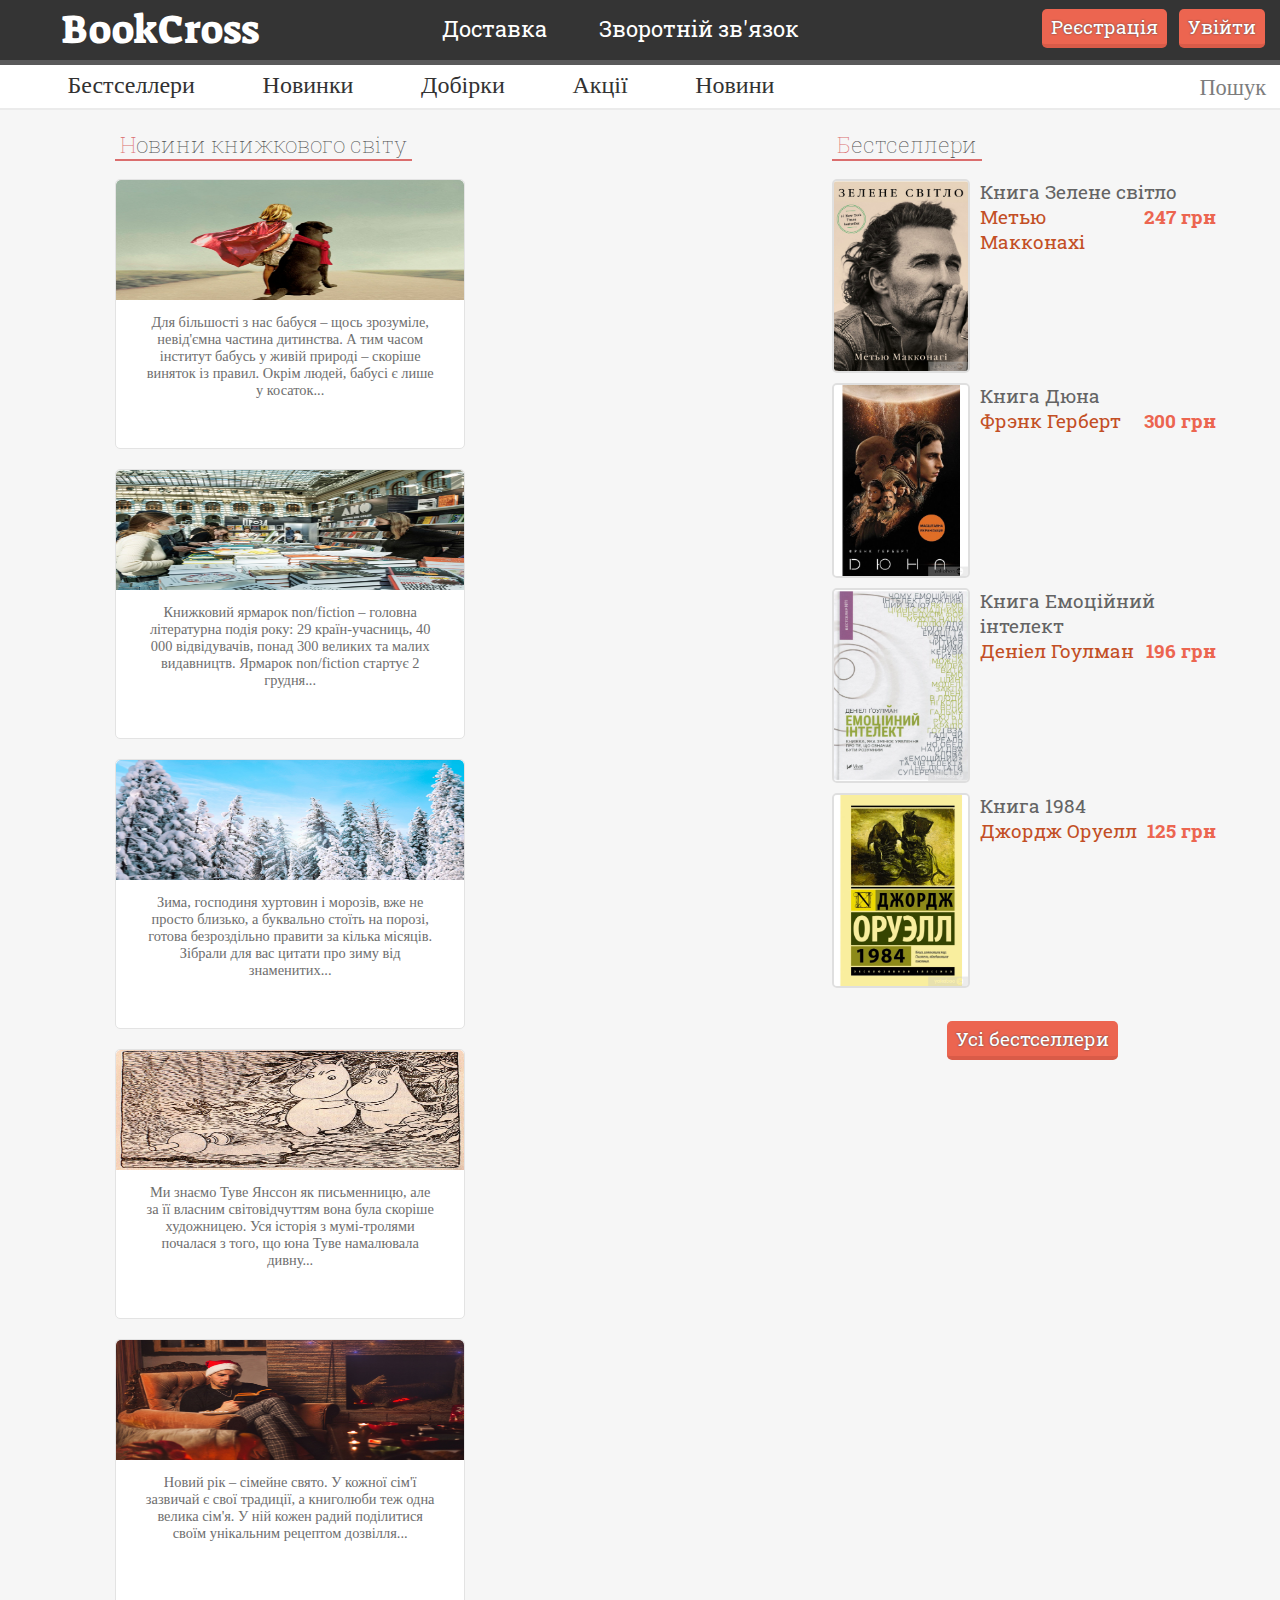
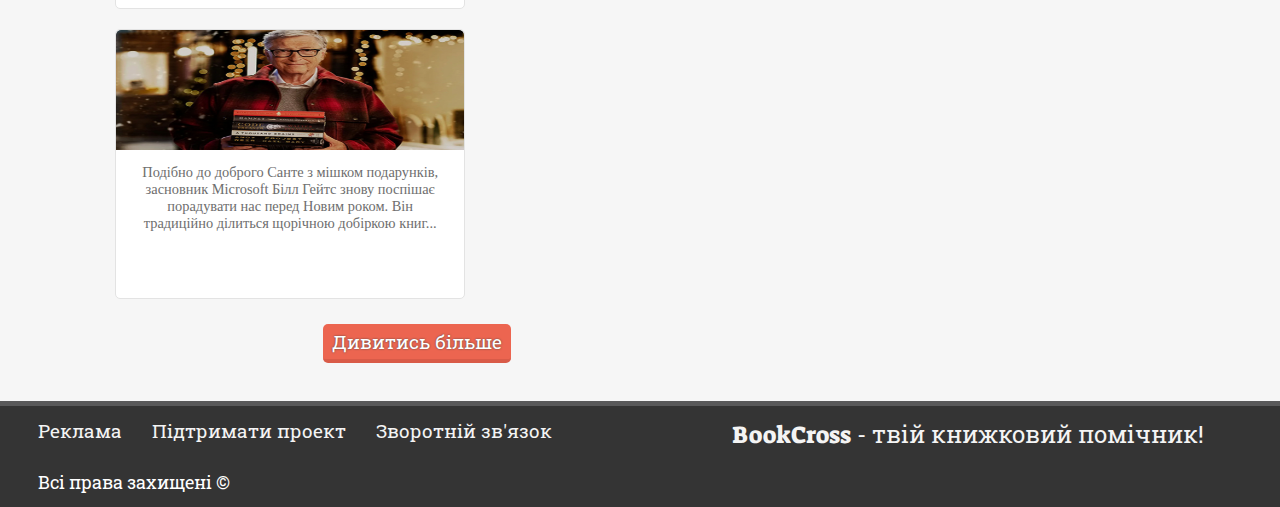
<file: www/index.html>
<!DOCTYPE html>
<html>
<head>
	<meta charset="utf-8">
	<title>BookCross</title>
	<link rel="stylesheet" href="css/main.css" type="text/css" charset="utf-8">
	<link rel="stylesheet" href="css/aside.css" type="text/css" charset="utf-8">
</head>
<body>
	<div id="wrapper">
		<div id="content">
			<header>
				<div id="logo">
					<a href="index.html">
						<span>BookCross</span>
					</a>
				</div>
				<div id="about">
					<a href="#">Доставка</a>
					<a href="contacts.html">Зворотній зв'язок</a>
				</div>
				<div id="reg_auth">
					<a href="#">
						<div class="btn">
							Увійти
						</div>
					</a>
					<a href="#">
						<div class="btn">
							Реєстрація
						</div>
					</a>		
				</div>
			</header>
			<nav>
				<div id="hideMenu">
					<a href="bestsellers.html">Бестселлери</a>				
					<a href="#">Новинки</a>
					<a href="#">Добірки</a>
					<a href="#">Акції</a>
					<a href="news.html">Новини</a>
				</div>
				<div id="search">
					<span>Пошук</span>
					<i class="fa fa-search" aria-hidden="true"></i>		
				</div>		
			</nav>
			<div id="search_field"></div>

			<div id="main">
				<div id="news">					
					<h1 class="heading">Новини книжкового світу</h1>
					<div style="clear: both"><br></div>
					<a href="news.html">
						<div class="article">
							<img src="img/w816-crop-stretch-ab28ecee.jpg">
							<span>Для більшості з нас бабуся – щось зрозуміле, невід'ємна частина дитинства. А  тим часом інститут бабусь у живій природі  – скоріше виняток із правил. Окрім людей, бабусі є лише у косаток...</span>	
						</div>
					</a>
					<div class="article">
						<img src="img/w816-crop-stretch-6366614c.jpg">
						<span>Книжковий ярмарок non/fiction – головна літературна подія року: 29  країн-учасниць, 40  000  відвідувачів, понад 300  великих та малих видавництв. Ярмарок non/fiction стартує 2  грудня...</span>	
					</div>
					<div class="article">
						<img src="img/w816-crop-stretch-cf751d2f.jpg">
						<span>Зима, господиня хуртовин і морозів, вже не просто близько, а буквально стоїть на порозі, готова безроздільно правити за кілька місяців. Зібрали для вас цитати про зиму від знаменитих...</span>	
					</div>
					<div class="article">
						<img src="img/w816-crop-stretch-0192a299.jpg">
						<span>Ми знаємо Туве Янссон як письменницю, але за її власним світовідчуттям вона була скоріше художницею. Уся історія з мумі-тролями почалася з того, що юна Туве намалювала дивну...</span>	
					</div>
					<div class="article">
						<img src="img/w816-crop-stretch-fc115c95.jpg">
						<span>Новий рік – сімейне свято. У  кожної сім'ї зазвичай є свої традиції, а книголюби теж одна велика сім'я. У  ній кожен радий поділитися своїм унікальним рецептом дозвілля...</span>	
					</div>
					<div class="article">
						<img src="img/w816-crop-stretch-1663dcf4.jpg">
						<span>Подібно до доброго Санте з мішком подарунків, засновник Microsoft Білл Гейтс знову поспішає порадувати нас перед Новим роком. Він традиційно ділиться щорічною добіркою книг... </span>	
					</div>
					
					<a href="#">
						<div class="btn">
							Дивитись більше
						</div>
					</a>
				</div>
			</div>
			
			<aside>
				<div id="bestsellers">
					<h2 class="heading">Бестселлери</h2>
					<div style="clear: both"><br></div>
					<div class="bestseller">
						<a href="#">
							<img src="img/books/80e1685978d971ca0cb2d34339bd437e.jpg" alt="" title="">
							<span class="title_bestseller">Книга Зелене світло</span>
						</a><br>
						<span>247 грн</span>
						<a href="#"><span>Метью Макконахі</span></a>
					</div>
					<div class="bestseller">
						<a href="">
							<img src="img/books/44778_67819_1.jpg" alt="" title="">
							<span class="title_bestseller">Книга Дюна</span>
						</a><br>
						<span>300 грн</span>
						<a href=""><span>Фрэнк Герберт</span></a>
					</div>
					<div class="bestseller">
						<a href="">
							<img src="img/books/img651_cr_3.png" alt="" title="">
							<span class="title_bestseller">Книга Емоційний інтелект</span>
						</a><br>
						<span>196 грн</span>
						<a href=""><span>Деніел Гоулман</span></a>
					</div>
					<div class="bestseller">
						<a href="">
							<img src="img/books/cover1__w600_1__120.jpg" alt="" title="">
							<span class="title_bestseller">Книга 1984</span>
						</a><br>
						<span>125 грн</span>
						<a href=""><span>Джордж Оруелл</span></a>
					</div>
					<div style="clear: both"><br></div>
					<a href="#">
						<div class="btn">
							Усі бестселлери
						</div>
					</a>
				</div>
			</aside>
			<div style="clear: both"><br></div>
		</div>
		<footer>
			<div id="site_name">
				<span>BookCross</span> - твій книжковий помічник!
			</div>
			<div id="clear"></div>
			<div id="footer_menu">
				<a href="#">Реклама</a>
				<a href="#">Підтримати проект</a>
				<a href="contacts.html">Зворотній зв'язок</a>
			</div>
			<div style="clear: both"></div>
			<div id="rights">
				<a href="#">Всі права захищені &copy; <?=date ('Y')?></a>
			</div>
		</footer>
	</div>
<script src="https://ajax.googleapis.com/ajax/libs/jquery/3.1.0/jquery.min.js"></script>
<script>
$(document).scroll (function () {
	if ($(document).width () > 785) {
		if ($(document).scrollTop () > $('header').height () + 10) {
			$('nav').addClass ('fixed');
		} else {
			$('nav').removeClass ('fixed');
		}
	}
});

var width = $(window).width ();
$(window).resize (function () {
	if ($(this).width () != width) {
		width = $(this).width ();
		$('#mobileMenu').hide ();
		$('nav').removeClass ('fixed');
	}
});
</script>
</body>
</html>
</file>
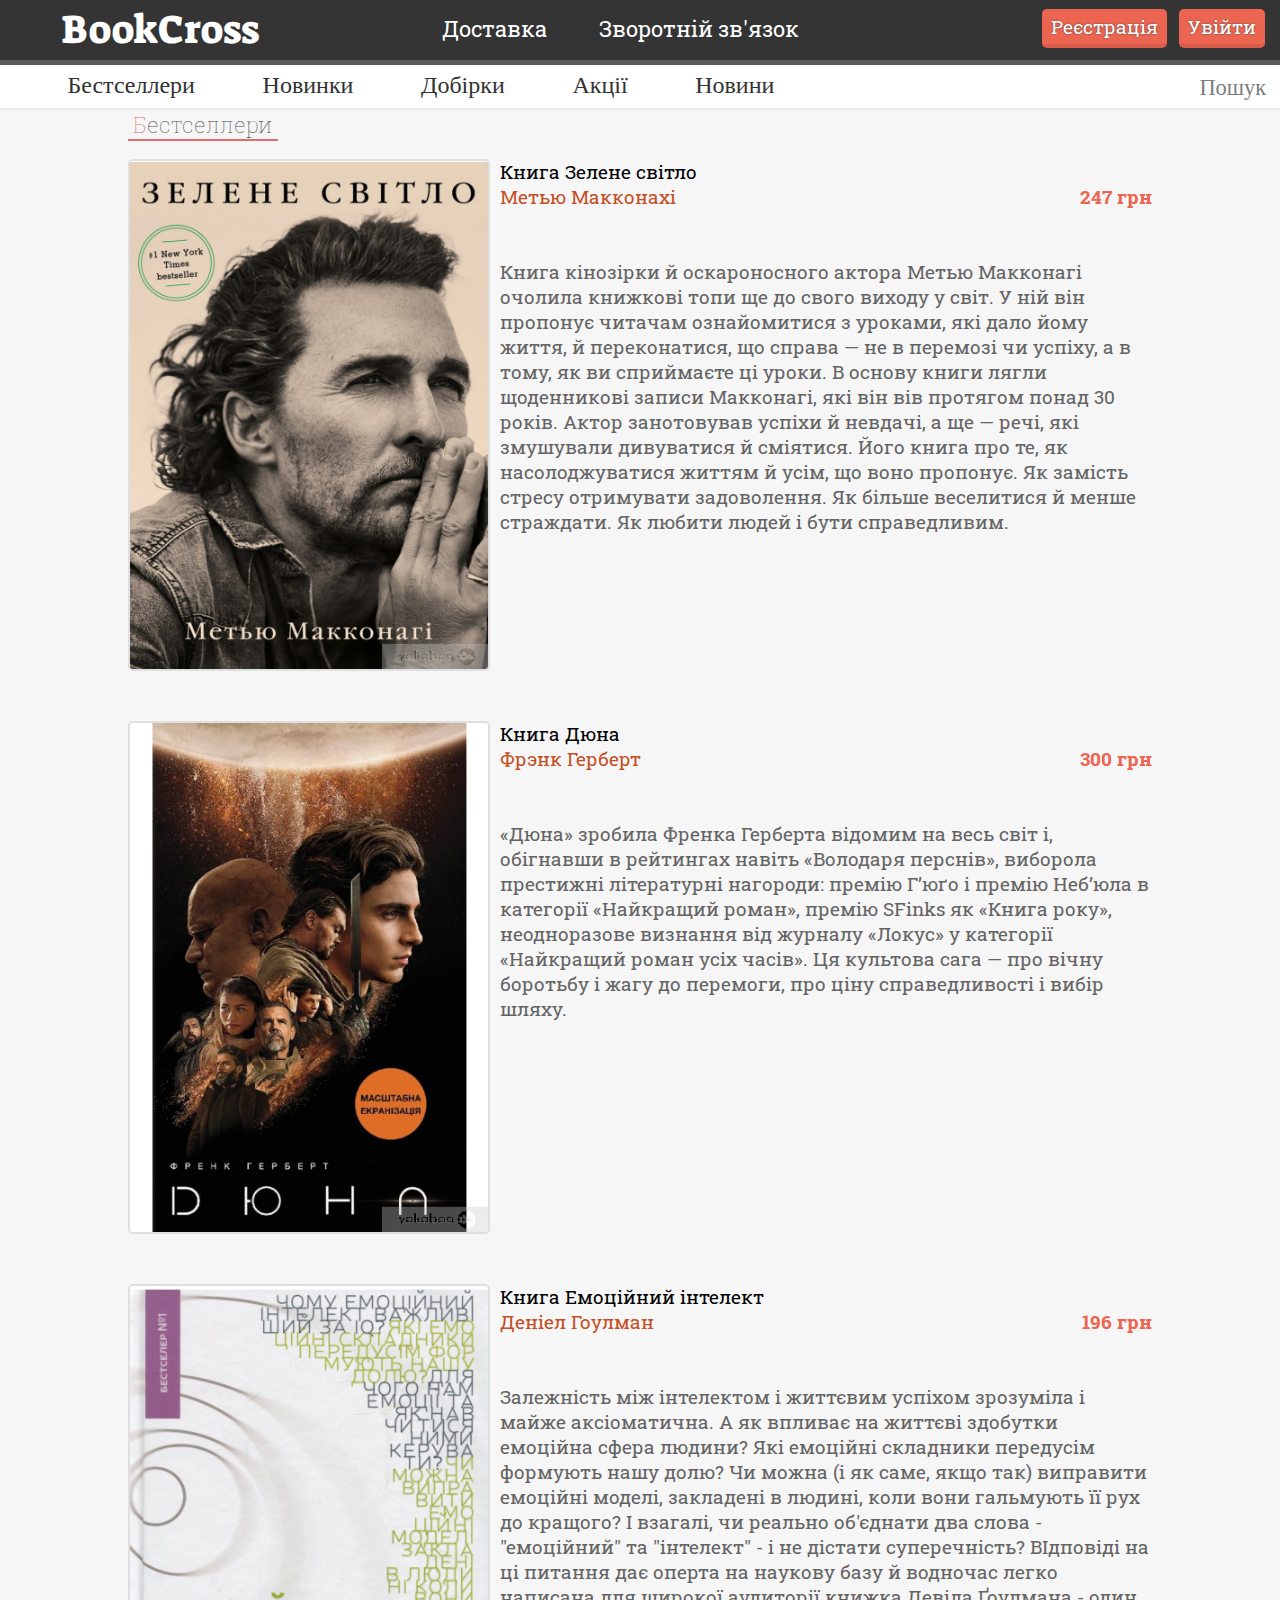
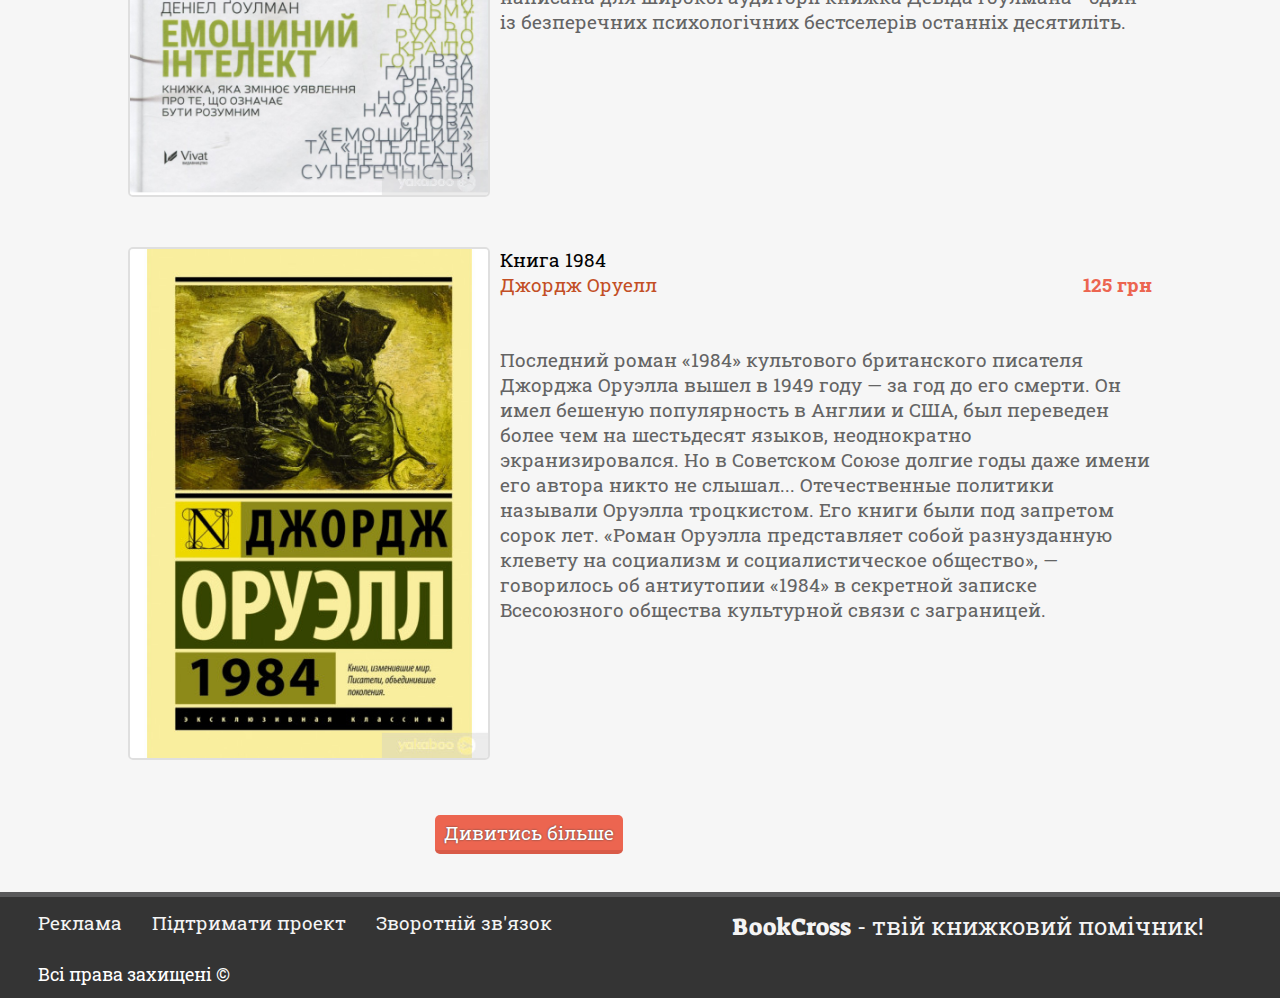
<file: www/bestsellers.html>
<!DOCTYPE html>
<html>
<head>
	<meta charset="utf-8">
	<title>BookCross - бестселлери</title>
	<link rel="stylesheet" href="css/main.css" type="text/css" charset="utf-8">
	<link rel="stylesheet" href="css/bestseller.css" type="text/css" charset="utf-8">
	<link href="img/favicon.ico" rel="shortcut icon" type="image/x-icon" />
</head>
<body>
	<div id="wrapper">
		<div id="content">
			<header>
				<div id="logo">
					<a href="index.html">
						<span>BookCross</span>
					</a>
				</div>
				<div id="about">
					<a href="#">Доставка</a>
					<a href="contacts.html">Зворотній зв'язок</a>
				</div>
				<div id="reg_auth">
					<a href="#">
						<div class="btn">
							Увійти
						</div>
					</a>
					<a href="#">
						<div class="btn">
							Реєстрація
						</div>
					</a>		
				</div>
			</header>
			<nav>
				<div id="hideMenu">
					<a href="bestsellers.html">Бестселлери</a>				
					<a href="#">Новинки</a>
					<a href="#">Добірки</a>
					<a href="#">Акції</a>
					<a href="news.html">Новини</a>
				</div>
				<div id="search">
					<span>Пошук</span>
					<i class="fa fa-search" aria-hidden="true"></i>		
				</div>		
			</nav>
			<div id="search_field"></div>

			<div id="main">
				<div id="news">					
					<h1 class="heading">Бестселлери</h1>
					<div style="clear: both"><br></div>
					<div class="bestseller">
                        <a href="#">
                            <img src="img/books/80e1685978d971ca0cb2d34339bd437e.jpg" alt="" title="">
                            <span class="title_bestseller">Книга Зелене світло</span>
                        </a><br>
                        <span>247 грн</span>
                        <a href="#"><span>Метью Макконахі</span></a><br><br><br>
                        <span class="bs_text">Книга кінозірки й оскароносного актора Метью Макконагі очолила книжкові топи ще до свого виходу у світ. У ній він пропонує читачам ознайомитися з уроками, які дало йому життя, й переконатися, що справа — не в перемозі чи успіху, а в тому, як ви сприймаєте ці уроки. В основу книги лягли щоденникові записи Макконагі, які він вів протягом понад 30 років. Актор занотовував успіхи й невдачі, а ще — речі, які змушували дивуватися й сміятися. Його книга про те, як насолоджуватися життям й усім, що воно пропонує. Як замість стресу отримувати задоволення. Як більше веселитися й менше страждати. Як любити людей і бути справедливим.</span>
					</div>
					<div class="bestseller">
						<a href="">
							<img src="img/books/44778_67819_1.jpg" alt="" title="">
							<span class="title_bestseller">Книга Дюна</span>
						</a><br>
						<span>300 грн</span>
						<a href=""><span>Фрэнк Герберт</span></a><br><br><br>
                        <span class="bs_text">«Дюна» зробила Френка Герберта відомим на весь світ і, обігнавши в рейтингах навіть «Володаря перснів», виборола престижні літературні нагороди: премію Г’юґо і премію Неб’юла в категорії «Найкращий роман», премію SFinks як «Книга року», неодноразове визнання від журналу «Локус» у категорії «Найкращий роман усіх часів». Ця культова сага — про вічну боротьбу і жагу до перемоги, про ціну справедливості і вибір шляху.</span>
					</div>
					<div class="bestseller">
						<a href="">
							<img src="img/books/img651_cr_3.png" alt="" title="">
							<span class="title_bestseller">Книга Емоційний інтелект</span>
						</a><br>
						<span>196 грн</span>
						<a href=""><span>Деніел Гоулман</span></a><br><br><br>
                        <span class="bs_text">Залежність між інтелектом і життєвим успіхом зрозуміла і майже аксіоматична. А як впливає на життєві здобутки емоційна сфера людини? Які емоційні складники передусім формують нашу долю? Чи можна (і як саме, якщо так) виправити емоційні моделі, закладені в людині, коли вони гальмують її рух до кращого? І взагалі, чи реально об'єднати два слова - "емоційний" та "інтелект" - і не дістати суперечність? ВІдповіді на ці питання дає оперта на наукову базу й водночас легко написана для широкої аудиторії книжка Девіда Ґоулмана - один із безперечних психологічних бестселерів останніх десятиліть.</span>
					</div>
					<div class="bestseller">
						<a href="">
							<img src="img/books/cover1__w600_1__120.jpg" alt="" title="">
							<span class="title_bestseller">Книга 1984</span>
						</a><br>
						<span>125 грн</span>
						<a href=""><span>Джордж Оруелл</span></a><br><br><br>
                        <span class="bs_text">Последний роман «1984» культового британского писателя Джорджа Оруэлла вышел в 1949 году — за год до его смерти. Он имел бешеную популярность в Англии и США, был переведен более чем на шестьдесят языков, неоднократно экранизировался. Но в Советском Союзе долгие годы даже имени его автора никто не слышал... Отечественные политики называли Оруэлла троцкистом. Его книги были под запретом сорок лет. «Роман Оруэлла представляет собой разнузданную клевету на социализм и социалистическое общество», — говорилось об антиутопии «1984» в секретной записке Всесоюзного общества культурной связи с заграницей.</span>
					</div>
					
					<a href="#">
						<div class="btn">
							Дивитись більше
						</div>
					</a>
				</div>
			</div>
			
			
			<div style="clear: both"><br></div>
		</div>
		<footer>
			<div id="site_name">
				<span>BookCross</span> - твій книжковий помічник!
			</div>
			<div id="clear"></div>
			<div id="footer_menu">
				<a href="#">Реклама</a>
				<a href="#">Підтримати проект</a>
				<a href="contacts.html">Зворотній зв'язок</a>
			</div>
			<div style="clear: both"></div>
			<div id="rights">
				<a href="#">Всі права захищені &copy; <?=date ('Y')?></a>
			</div>
		</footer>
	</div>
<script src="https://ajax.googleapis.com/ajax/libs/jquery/3.1.0/jquery.min.js"></script>
<script>
$(document).scroll (function () {
	if ($(document).width () > 785) {
		if ($(document).scrollTop () > $('header').height () + 10) {
			$('nav').addClass ('fixed');
		} else {
			$('nav').removeClass ('fixed');
		}
	}
});

var width = $(window).width ();
$(window).resize (function () {
	if ($(this).width () != width) {
		width = $(this).width ();
		$('#mobileMenu').hide ();
		$('nav').removeClass ('fixed');
	}
});
</script>
</body>
</html>
</file>
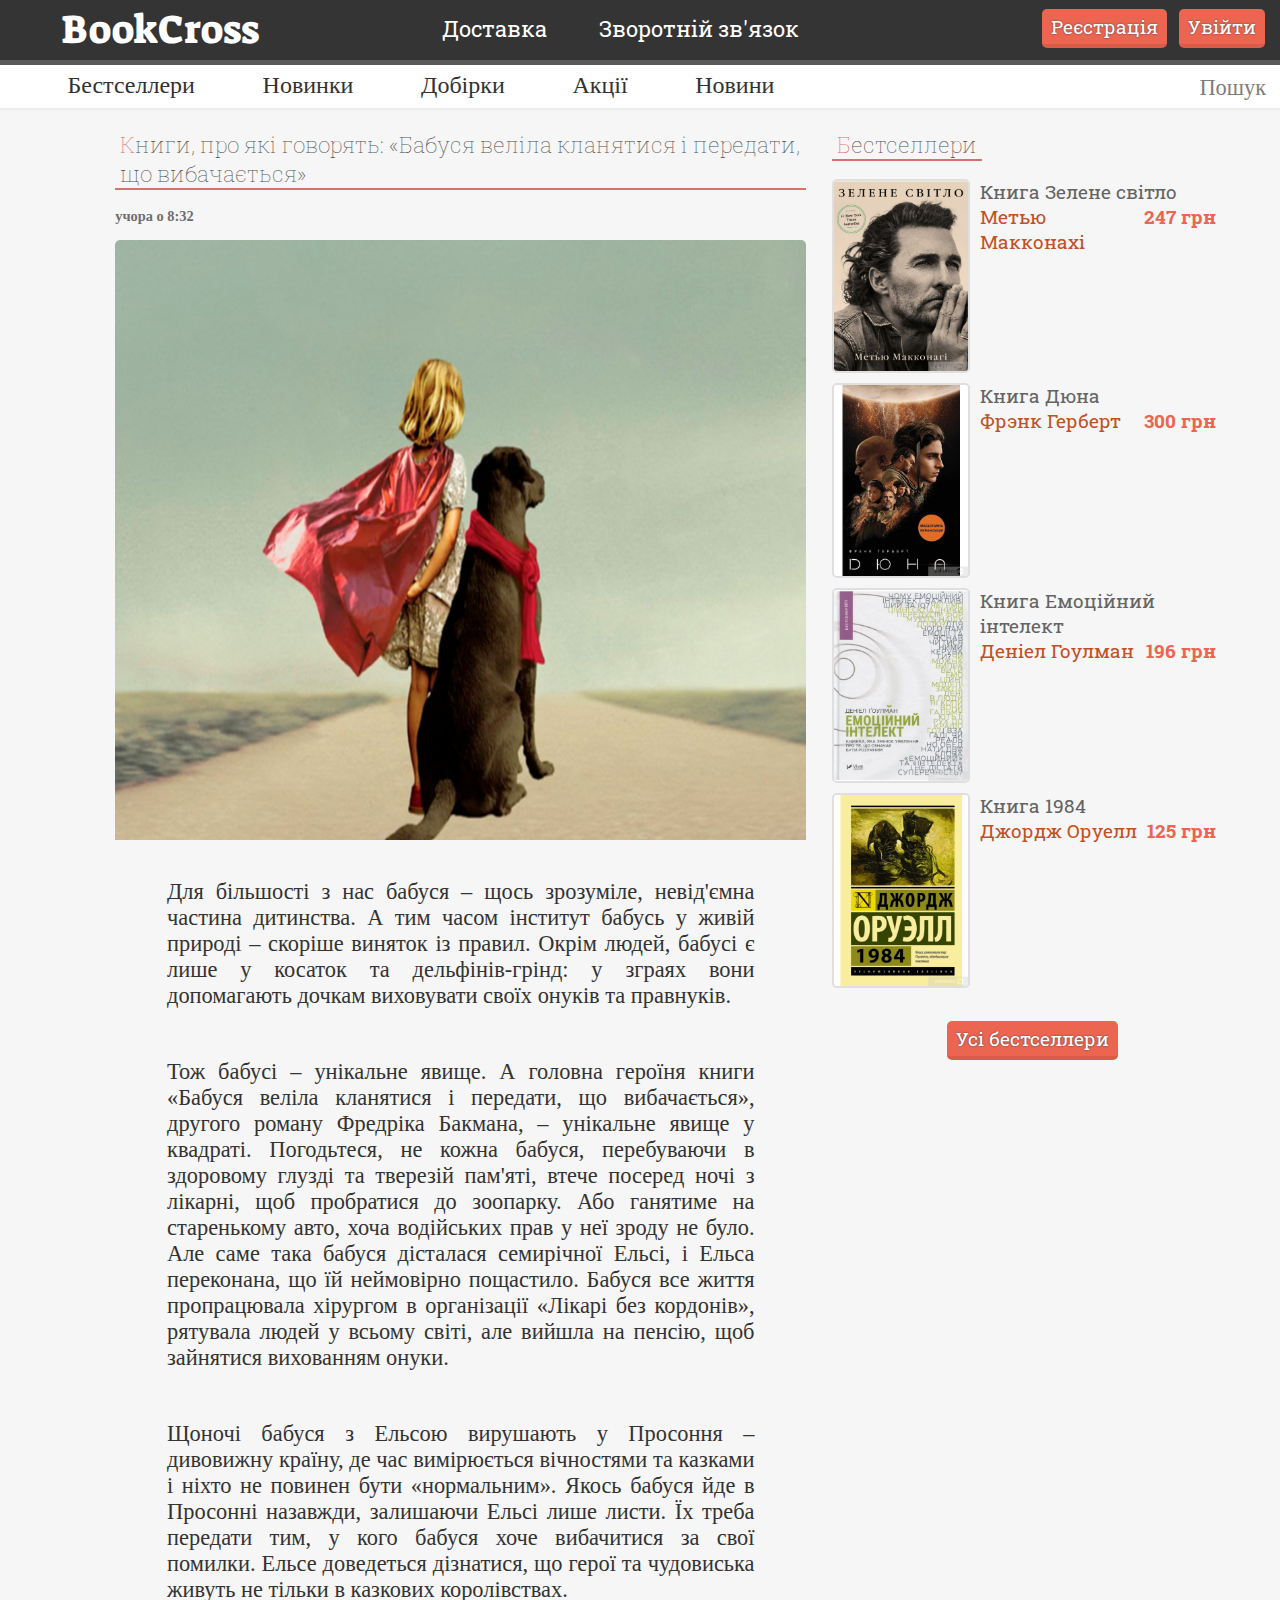
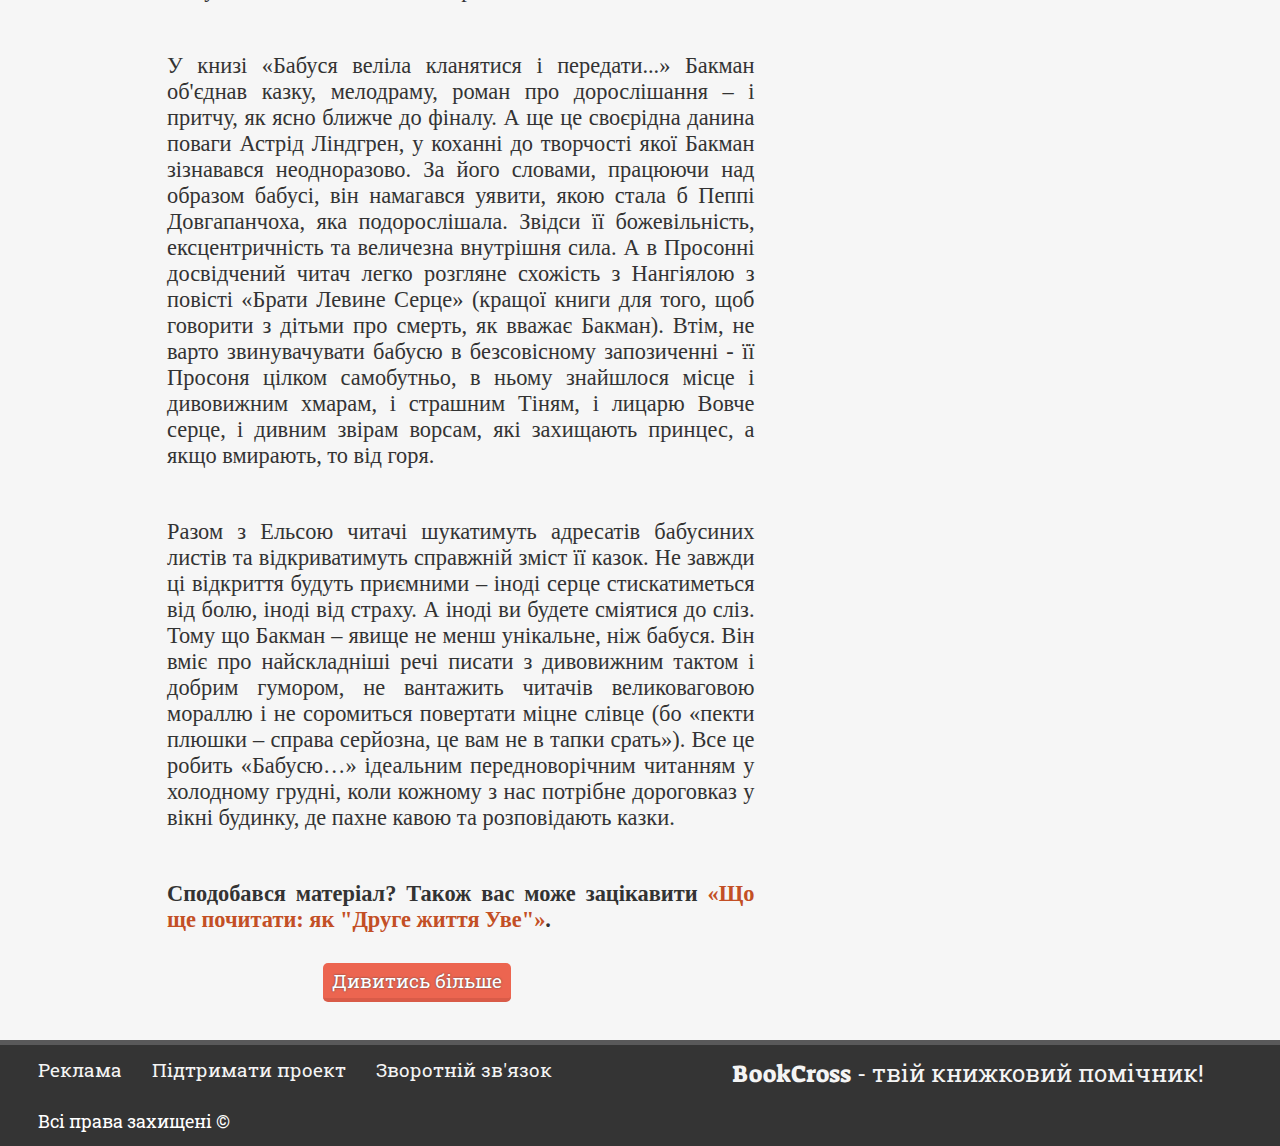
<file: www/news.html>
<!DOCTYPE html>
<html>
<head>
	<meta charset="utf-8">
	<title>BookCross - Книги, про які говорять: «Бабуся веліла кланятися і передати, що вибачається»</title>
	<link rel="stylesheet" href="css/main.css" type="text/css" charset="utf-8">
	<link rel="stylesheet" href="css/aside.css" type="text/css" charset="utf-8">
    <link rel="stylesheet" href="css/news.css" type="text/css" charset="utf-8">
</head>
<body>
	<div id="wrapper">
		<div id="content">
			<header>
				<div id="logo">
					<a href="index.html">
						<span>BookCross</span>
					</a>
				</div>
				<div id="about">
					<a href="#">Доставка</a>
					<a href="contacts.html">Зворотній зв'язок</a>
				</div>
				<div id="reg_auth">
					<a href="#">
						<div class="btn">
							Увійти
						</div>
					</a>
					<a href="#">
						<div class="btn">
							Реєстрація
						</div>
					</a>		
				</div>
			</header>
			<nav>
				<div id="hideMenu">
					<a href="bestsellers.html">Бестселлери</a>				
					<a href="#">Новинки</a>
					<a href="#">Добірки</a>
					<a href="#">Акції</a>
					<a href="news.html">Новини</a>
				</div>
				<div id="search">
					<span>Пошук</span>
					<i class="fa fa-search" aria-hidden="true"></i>		
				</div>		
			</nav>
			<div id="search_field"></div>

			<div id="main">
				<div id="news">					
					<h1 class="heading">Книги, про які говорять: «Бабуся веліла кланятися і передати, що вибачається»</h1>
					<div style="clear: both"><br></div>
                    <h3 class="date">учора о 8:32</h3>
					<div class="article-news">
						<img src="img/w816-crop-stretch-ab28ecee.jpg">
						<span>Для більшості з нас бабуся – щось зрозуміле, невід'ємна частина дитинства. А  тим часом інститут бабусь у живій природі  – скоріше виняток із правил. Окрім людей, бабусі є лише у косаток та дельфінів-грінд: у зграях вони допомагають дочкам виховувати своїх онуків та правнуків.</span>
                        <span>Тож бабусі  – унікальне явище. А  головна героїня книги «Бабуся веліла кланятися і передати, що вибачається», другого роману Фредріка Бакмана,  – унікальне явище у квадраті. Погодьтеся, не кожна бабуся, перебуваючи в здоровому глузді та тверезій пам'яті, втече посеред ночі з лікарні, щоб пробратися до зоопарку. Або ганятиме на старенькому авто, хоча водійських прав у неї зроду не було. Але саме така бабуся дісталася семирічної Ельсі, і Ельса переконана, що їй неймовірно пощастило. Бабуся все життя пропрацювала хірургом в організації «Лікарі без кордонів», рятувала людей у ​​всьому світі, але вийшла на пенсію, щоб зайнятися вихованням онуки.</span>	
                        <span>Щоночі бабуся з Ельсою вирушають у Просоння  – дивовижну країну, де час вимірюється вічностями та казками і ніхто не повинен бути «нормальним». Якось бабуся йде в Просонні назавжди, залишаючи Ельсі лише листи. Їх треба передати тим, у кого бабуся хоче вибачитися за свої помилки. Ельсе доведеться дізнатися, що герої та чудовиська живуть не тільки в казкових королівствах.</span>
                        <span>У книзі «Бабуся веліла кланятися і передати...» Бакман об'єднав казку, мелодраму, роман про дорослішання  – і притчу, як ясно ближче до фіналу. А  ще це своєрідна данина поваги Астрід Ліндгрен, у коханні до творчості якої Бакман зізнавався неодноразово. За його словами, працюючи над образом бабусі, він намагався уявити, якою стала б Пеппі Довгапанчоха, яка подорослішала. Звідси її божевільність, ексцентричність та величезна внутрішня сила. А  в Просонні досвідчений читач легко розгляне схожість з Нангіялою з повісті «Брати Левине Серце» (кращої книги для того, щоб говорити з дітьми про смерть, як вважає Бакман). Втім, не варто звинувачувати бабусю в безсовісному запозиченні - її Просоня цілком самобутньо, в ньому знайшлося місце і дивовижним хмарам, і страшним Тіням, і лицарю Вовче серце, і дивним звірам ворсам, які захищають принцес, а якщо вмирають, то від горя.</span>
                        <span>Разом з Ельсою читачі шукатимуть адресатів бабусиних листів та відкриватимуть справжній зміст її казок. Не завжди ці відкриття будуть приємними  – іноді серце стискатиметься від болю, іноді від страху. А  іноді ви будете сміятися до сліз. Тому що Бакман  – явище не менш унікальне, ніж бабуся. Він вміє про найскладніші речі писати з дивовижним тактом і добрим гумором, не вантажить читачів великоваговою мораллю і не соромиться повертати міцне слівце (бо «пекти плюшки  – справа серйозна, це вам не в тапки срать»). Все це робить «Бабусю…» ідеальним передноворічним читанням у холодному грудні, коли кожному з нас потрібне дороговказ у вікні будинку, де пахне кавою та розповідають казки.</span>
                        <span><b>Сподобався матеріал? Також вас може зацікавити <a href="#">«Що ще почитати: як "Друге життя Уве"»</a>.</b></span>
					</div>
					<a href="#">
						<div class="btn">
							Дивитись більше
						</div>
					</a>
				</div>
			</div>
			
			<aside>
				<div id="bestsellers">
					<h2 class="heading">Бестселлери</h2>
					<div style="clear: both"><br></div>
					<div class="bestseller">
						<a href="#">
							<img src="img/books/80e1685978d971ca0cb2d34339bd437e.jpg" alt="" title="">
							<span class="title_bestseller">Книга Зелене світло</span>
						</a><br>
						<span>247 грн</span>
						<a href="#"><span>Метью Макконахі</span></a>
					</div>
					<div class="bestseller">
						<a href="">
							<img src="img/books/44778_67819_1.jpg" alt="" title="">
							<span class="title_bestseller">Книга Дюна</span>
						</a><br>
						<span>300 грн</span>
						<a href=""><span>Фрэнк Герберт</span></a>
					</div>
					<div class="bestseller">
						<a href="">
							<img src="img/books/img651_cr_3.png" alt="" title="">
							<span class="title_bestseller">Книга Емоційний інтелект</span>
						</a><br>
						<span>196 грн</span>
						<a href=""><span>Деніел Гоулман</span></a>
					</div>
					<div class="bestseller">
						<a href="">
							<img src="img/books/cover1__w600_1__120.jpg" alt="" title="">
							<span class="title_bestseller">Книга 1984</span>
						</a><br>
						<span>125 грн</span>
						<a href=""><span>Джордж Оруелл</span></a>
					</div>
					<div style="clear: both"><br></div>
					<a href="#">
						<div class="btn">
							Усі бестселлери
						</div>
					</a>
				</div>
			</aside>
			<div style="clear: both"><br></div>
		</div>
		<footer>
			<div id="site_name">
				<span>BookCross</span> - твій книжковий помічник!
			</div>
			<div id="clear"></div>
			<div id="footer_menu">
				<a href="#">Реклама</a>
				<a href="#">Підтримати проект</a>
				<a href="contacts.html">Зворотній зв'язок</a>
			</div>
			<div style="clear: both"></div>
			<div id="rights">
				<a href="#">Всі права захищені &copy; <?=date ('Y')?></a>
			</div>
		</footer>
	</div>
<script src="https://ajax.googleapis.com/ajax/libs/jquery/3.1.0/jquery.min.js"></script>
<script>
$(document).scroll (function () {
	if ($(document).width () > 785) {
		if ($(document).scrollTop () > $('header').height () + 10) {
			$('nav').addClass ('fixed');
		} else {
			$('nav').removeClass ('fixed');
		}
	}
});

var width = $(window).width ();
$(window).resize (function () {
	if ($(this).width () != width) {
		width = $(this).width ();
		$('#mobileMenu').hide ();
		$('nav').removeClass ('fixed');
	}
});
</script>
</body>
</html>
</file>
<file: www/css/main.css>
@import 'https://fonts.googleapis.com/css?family=Roboto+Slab|Suez+One';

* {
	margin: 0;
	padding: 0;
}

body {
	background-color: #f6f6f6;
}

a {
	color: #c34f25;
	text-decoration: none;
	transition: all.6s ease;
}

a:hover {
	color: #fa713e;
	text-decoration: none;
	transition: all.6s ease;
}

img {
	max-width: 100%;
}

/* Стили для шапки сайта */

header {
	float: left;
	background-color: #343434;
	width: 99.4%;
	padding: 0.3%;
	border-bottom: 5px solid #59595a;
	font-family: 'Roboto Slab', serif;
}

header>div#logo>a>img {
	width: 50px;
	height: 50px;
	float: left;
}

header>div#logo>a {
	color: white;
}

header>div#logo>a>span {
	font-size: 2.5em;
	margin-left: 15%;
	font-family: 'Suez One', serif;
}

#logo {
	float: left;
	width: 30%;
}

#about {
	float: left;
	width: 37%;
	text-align: center;
	font-size: 1.4em;
	padding-top: 10px;
}

#about>a {
	color: white;
}

#about>a:hover {
	color: #dfdfdf;
	border-bottom: 1px solid silver;
}

#about>a:last-child {
	margin-left: 10%;
}

#reg_auth {
	float: right;
	width: 30%;
}

#reg_auth>a {
	color: white;
}

.btn:hover {
	border-bottom: 2px solid rgba(217, 91, 72, 1);
	margin-top: 7px;
}

.btn:active {
	border-bottom: 0;
	margin-top: 9px;
}

.btn {
	float: right;
	margin-right: 3%;
	margin-top: 5px;
	border-radius: 5px;
	padding: 5px 9px;
	font-size: 1.2em;
	background-color: rgba(236, 101, 80, 1);
	text-shadow: #454545 0 0 2px;
	border-bottom: 4px solid rgba(217, 91, 72, 1);
	color: white;
	font-family: 'Roboto Slab', serif;
}

.heading {
	font-weight: lighter;
	font-size: 1.4em;
	font-family: 'Roboto Slab', serif;
	border-bottom: 2px solid #db6e6e;
	float: left;
	color: #4f4f4f;
	padding: 0px 5px;
}

.heading:first-letter {
	color: #db6e6e;
}

nav {
	background-color: white;
	width: 99.4%;
	padding: 7px 0.3%;
	float: left;
	border-bottom: 2px solid #ebebeb;
}

nav a {
	color: #323232;
	font-size: 1.5em;
	margin-left: 5%;
}

nav a:hover {
	color: #e8622d;
}

nav a:last-child {
	margin-right: 15px;
} 

.fixed {
	position: fixed;
	top: 0;
	opacity: 0.97;
	padding: 4px 0.3%;
	z-index: 1000;
}

.fixed_search {
	position: fixed;
	top: 32px;
	opacity: 0.97;
	padding: 4px 0.3%;
	z-index: 1000;
}

.fixed:hover, .fixed_search:hover {
	opacity: 1;
}

.fixed a {
	font-size: 1.3em;
}

.fixed #search {
	font-size: 1.2em;
}

#hideMenu {
	display: inline;
}

#hideMenu img {
	width: 25px;
	float: left;
	position: relative;
	left: 7%;
	display: none;
}

.fixed img {
	display: inline!important;
}

#search {
	float: right;
	color: #7d7d7d;
	cursor: pointer;
	font-size: 1.4em;
	margin-right: 10px;
	margin-top: 3px;
}

#search:hover {
	color: #454545;
}

#search_field {	
	float: left;
	background-color: #ffffff;
	border: 1px solid silver;
	box-sizing:  border-box;
	padding: 0!important;
	display: none;
	z-index: 500;
	-webkit-box-shadow: 0px 10px 18px 0px rgba(59,59,59,0.48);
	-moz-box-shadow: 0px 10px 18px 0px rgba(59,59,59,0.48);
	box-shadow: 0px 10px 18px 0px rgba(59,59,59,0.48);
}

#wrapper {
	display: flex;
	flex-direction: column;
	height: 100%;
}

#content {
	flex: 1 0 auto;
}

.article {
	float: left;
	margin-bottom: 20px;
	border: 1px solid #e3e3e3;
	background-color: #fff;
	box-sizing: border-box;
	max-width: 350px;
	border-radius: 5px;
	overflow: hidden;
	height: 270px;
	position: relative;
	text-align: center;
}

.article>img {
	border-radius: 5px 5px 0 0;
	width: 100%;
	height: 120px;
	margin-bottom: 10px;
}

.article>span {
	font-size: 1.2em;
	width: 85%;
	margin: 5px 7.5%;
	float: left;
	color: #333;
}

.article>span:last-child {
	font-size: 0.9em;
	margin-top: 0;
	color: #6e6e6e;
}

.article:hover>span:last-child {
	color: #434343;	
}

.article:hover>span {
	color: #e8622d;
}

#news {
	width: 80%;
	margin-left: 10%;
}

#news>a>.btn {
	margin-bottom: 20px;
	float: left;
	margin-left: 30%;
}


footer {
	float: left;
	background-color: #343434;
	width: 98%;
	padding: 1%;
	border-top: 5px solid #59595a;
	font-family: 'Roboto Slab', serif;
}

#site_name {
	margin-right: 5%;
	color: #f4f4f4;
	font-size: 1.5em;
	float: right;
}

#site_name>span {
	font-family: 'Suez One', serif;
}

#footer_menu {
	font-size: 1.2em;
}

#footer_menu>a {
	margin-left: 2%;
	color: #f4f4f4; 
}

#footer_menu>a:hover, #rights>a:hover {
	border-bottom: 1px solid silver;
	color: #aeaeae;
}

#rights {
	float: left;
	margin-left: 2%;
	font-size: 1.1em;
	margin-top: 20px;
}

#rights>a {
	color: white;
}
</file>
<file: www/css/aside.css>
#main {
	float: left;
	margin-top: 20px;
	width: 60%;
	margin-left: 3%;
}

aside {
	float: left;
	margin-top: 20px;
	width: 30%;
	margin-left: 2%;
}

#courses {
	float: left;
	width: 90%;
}

.bestseller {
	width: 100%;
	margin-bottom: 10px;
	float: left;
	font-family: 'Roboto Slab', serif;
	font-size: 1.2em;	
}

.bestseller>a>img {
	border: 2px solid #dfdfdf;
	border-radius: 5px;
	width: 35%;
	float: left;	
	margin-right: 10px;
}

.bestseller>a>.title_bestseller {
	color: #646464;
}

.bestseller>a:hover>.title_bestseller {
	color: #919191;
	border-bottom: 1px solid silver;
}

.bestseller>span {
	float: right;
	font-weight: bold;
	color: rgba(236, 101, 80, 1);
}

.bestseller>a>span:last-child {
	float: none;
}

#bestsellers>a>.btn {
	float: left;
	margin-left: 30%;
}

#one_course {
	float: left;
	margin-top: 10px;
}

#one_course>noindex>a>img {
	width: 80%;
	float: left;
}

.heading {
	font-weight: lighter;
	font-size: 1.4em;
	font-family: 'Roboto Slab', serif;
	border-bottom: 2px solid #db6e6e;
	float: left;
	color: #4f4f4f;
	padding: 0px 5px;
}

.heading:first-letter {
	color: #db6e6e;
}

#news {
	float: left;
	margin-left: 10%;
	width: 90%;
}

.block {
	background-color: #fafafa;	
	border-radius: 5px;
	border: 1px solid silver;
	font-size: 1.1em;
	color: #3e3e3e;
	float: left;
	width: 88%;
	padding: 3%;
}
</file>
<file: www/css/bestseller.css>
.bestseller {
	width: 100%;
	margin-bottom: 50px;
	float: left;
	font-family: 'Roboto Slab', serif;
	font-size: 1.2em;	
}

.bestseller>a>img {
	border: 2px solid #dfdfdf;
	border-radius: 5px;
	width: 35%;
	float: left;	
	margin-right: 10px;
}

.bestseller>a>.title_bestseller {
	color: #030303;
}

.bestseller>a:hover>.title_bestseller {
	color: #919191;
	border-bottom: 1px solid silver;
}

.bestseller>span {
	float: right;
	font-weight: bold;
	color: rgba(236, 101, 80, 1);
}

.bestseller>span.bs_text {
    float: none;
	font-weight: 400;
	color: #646464;
    padding-top: 150px;
}

#bestsellers>a>.btn {
	float: left;
	margin-left: 30%;
}

.bs_left {
    float: left;
}

.bs_right {
    float: right;
}
</file>
<file: www/css/news.css>
.article-news {
    position: relative;
	text-align: center;
}

.article-news>img {
	border-radius: 5px 5px 0 0;
	width: 100%;
	height: 600px;
	margin-bottom: 10px;
}

.article-news>span {
	font-size: 1.4em;
	width: 85%;
	margin: 25px 7.5%;
	float: left;
	color: #333;
    text-align: justify;
}

.date {
    font-size: .9em;
    color: #6e6e6e;
    float: left;
    margin-bottom: 15px;
}
</file>
